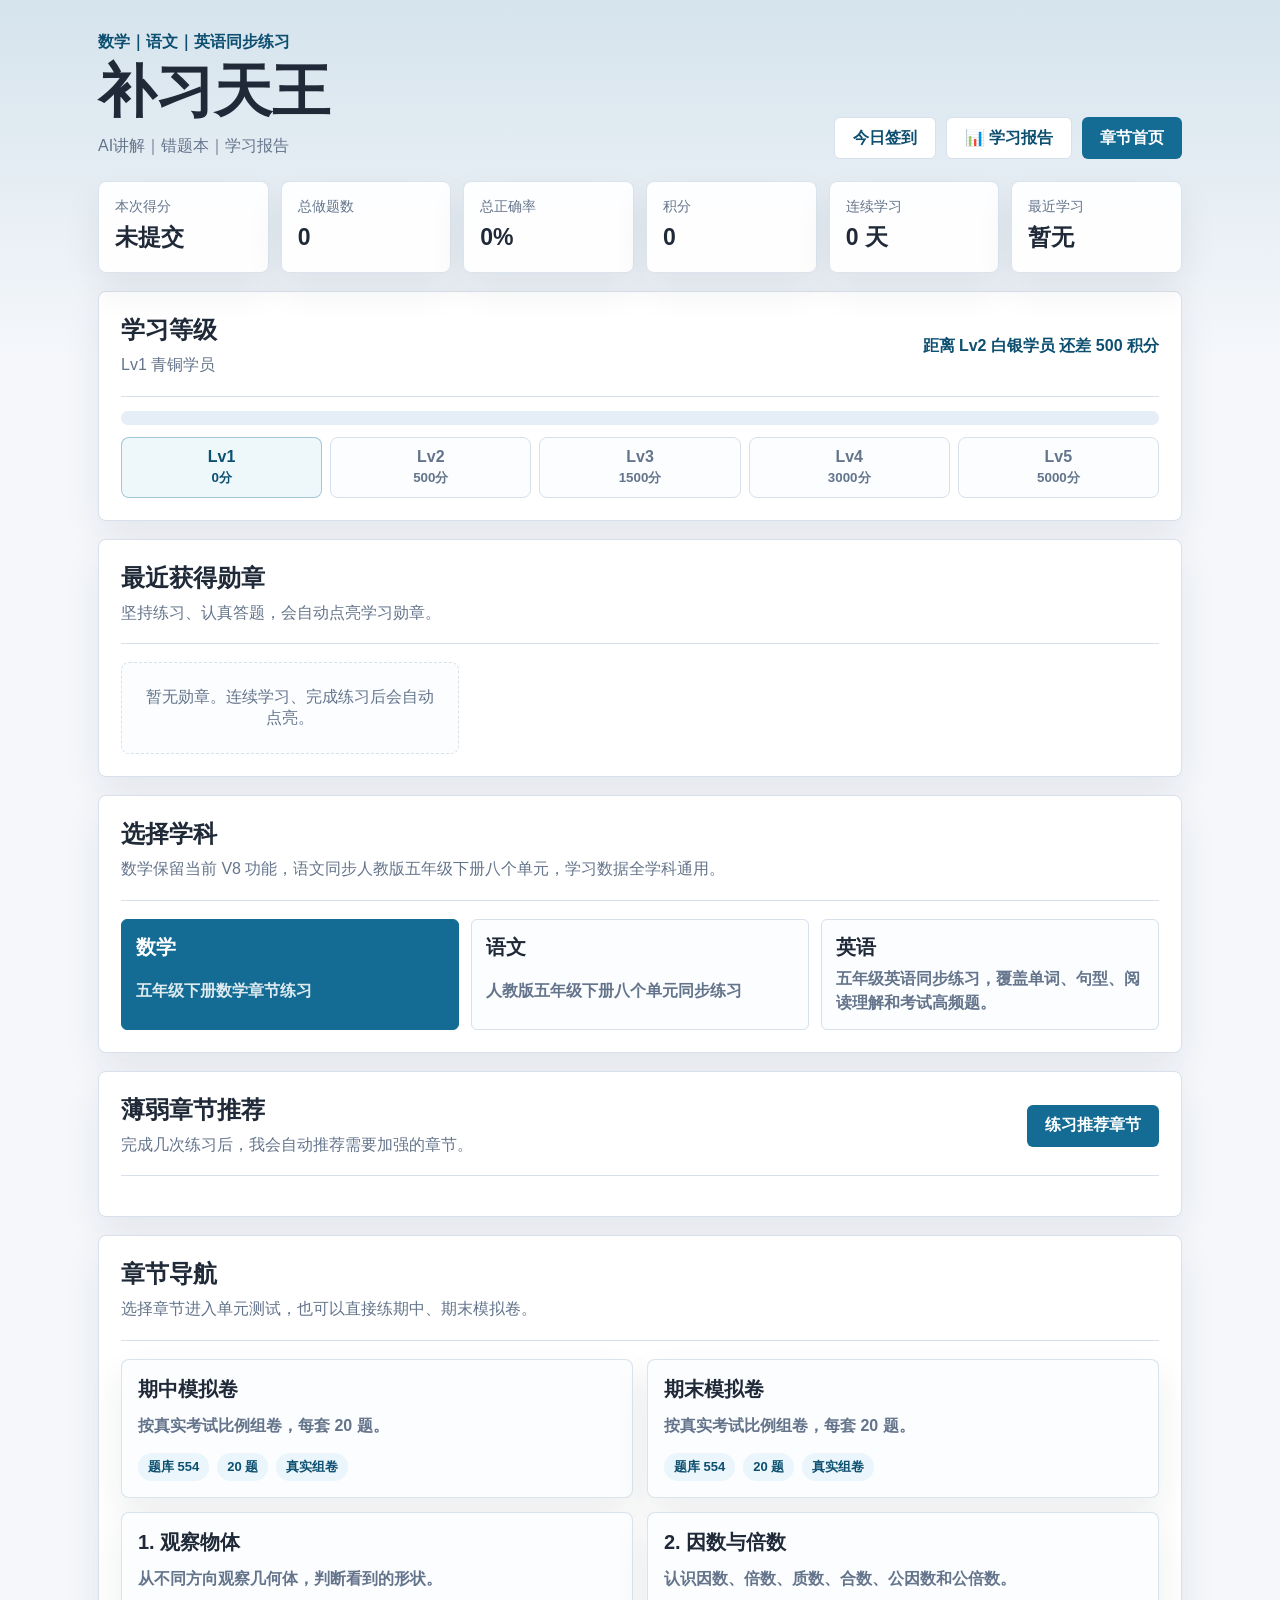
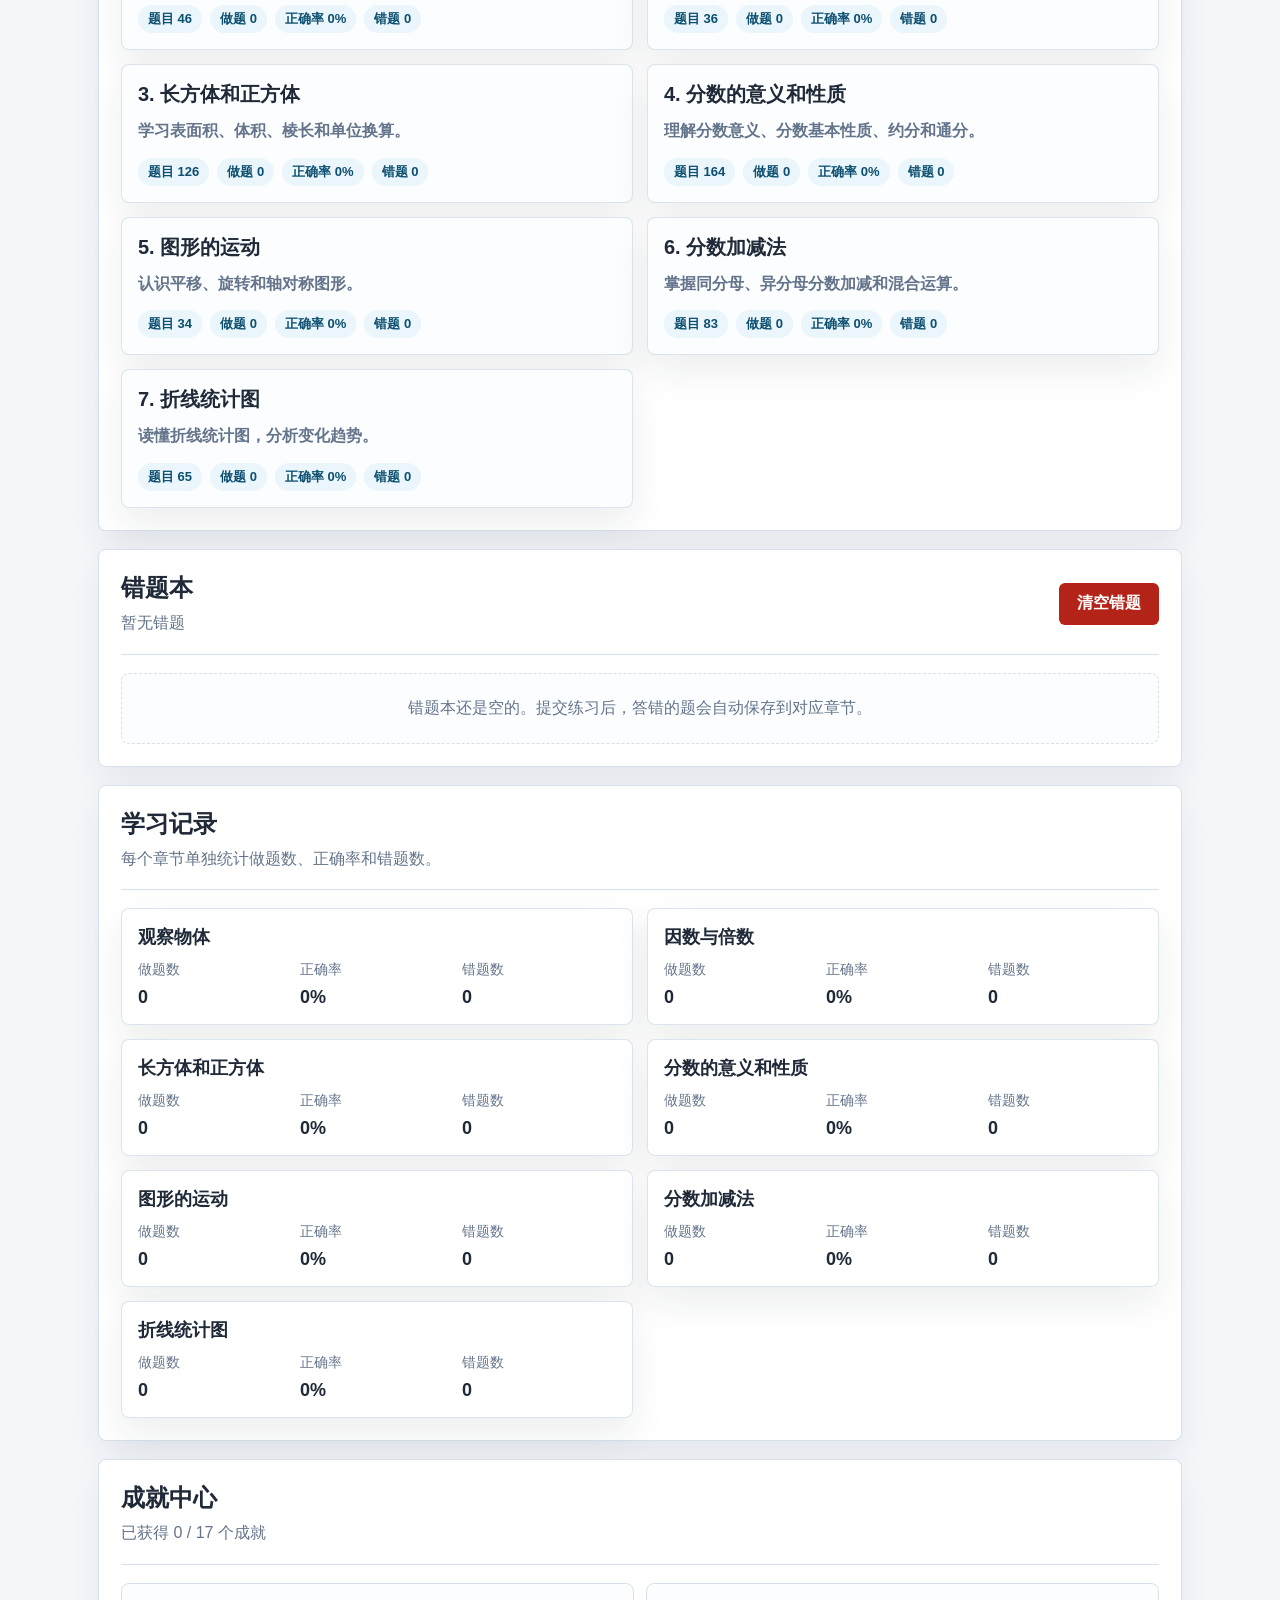
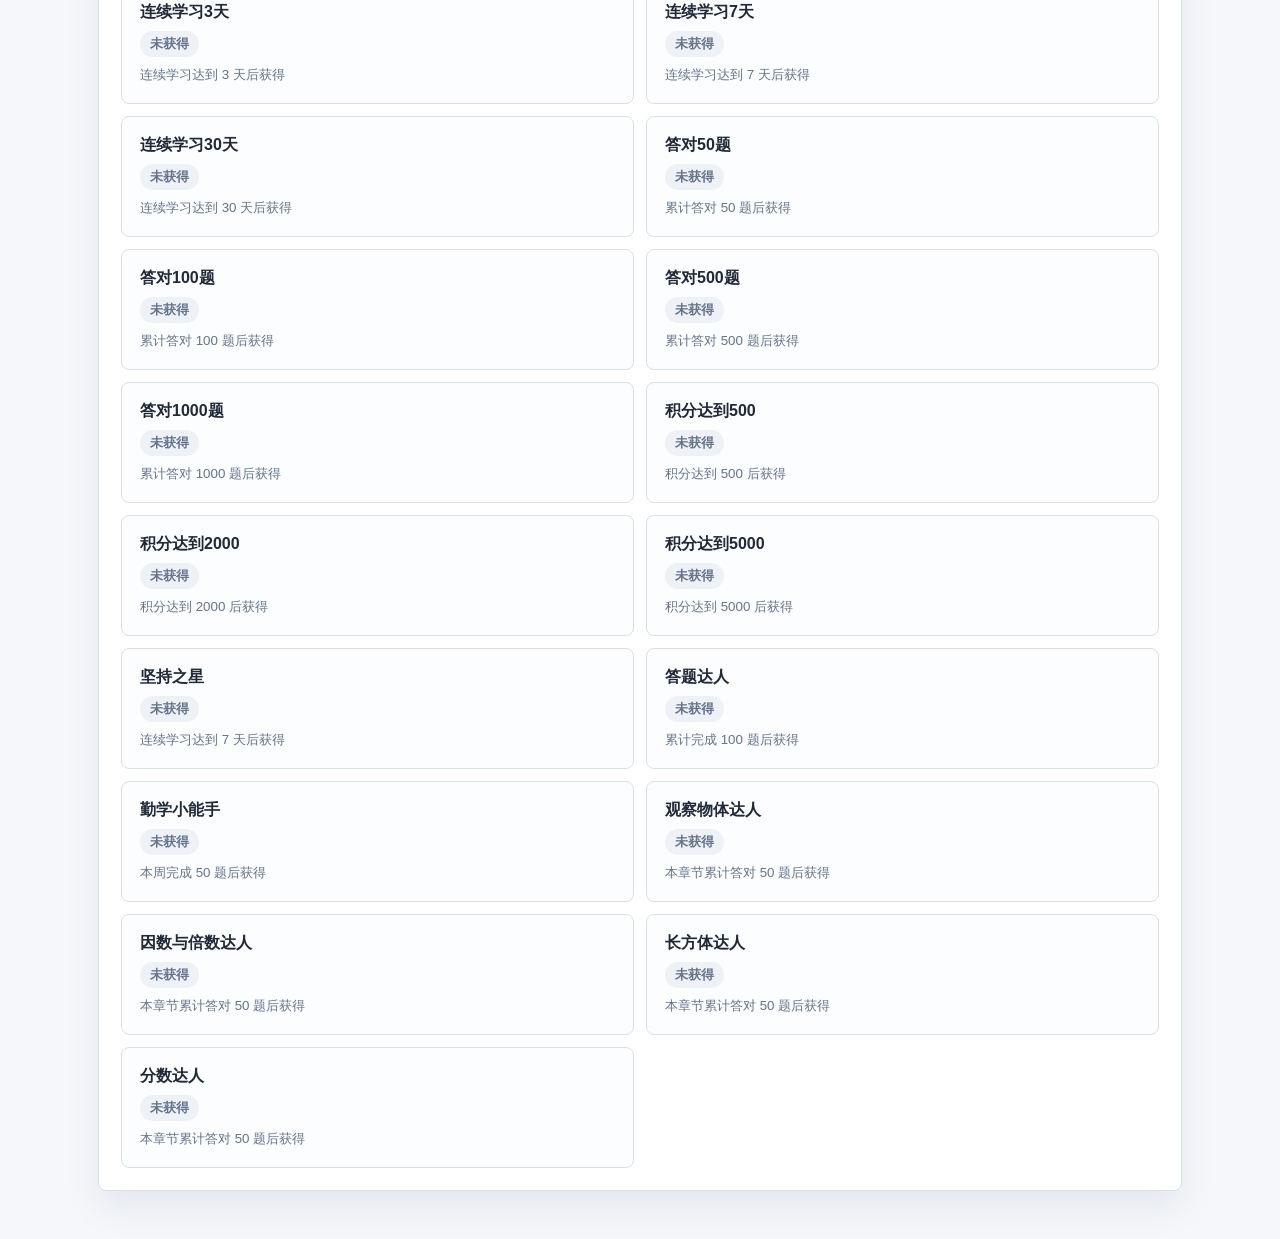
<file: index.html>
<!DOCTYPE html>
<html lang="zh-CN">
<head>
  <meta charset="UTF-8">
  <meta name="viewport" content="width=device-width, initial-scale=1.0">
  <title>补习天王 V16</title>
  <link rel="stylesheet" href="style.css">
</head>
<body>
  <main class="page">
    <header class="hero">
      <div>
        <p class="tag">数学｜语文｜英语同步练习</p>
        <h1>补习天王</h1>
        <p class="intro">AI讲解｜错题本｜学习报告</p>
      </div>
      <div class="hero-actions">
        <button id="signBtn" class="secondary-btn" type="button">今日签到</button>
        <button id="reportBtn" class="secondary-btn" type="button">📊 学习报告</button>
        <button id="homeBtn" type="button">章节首页</button>
      </div>
    </header>

    <section class="stats-grid" aria-label="签到积分">
      <article class="stat-card"><span>本次得分</span><strong id="scoreText">未提交</strong></article>
      <article class="stat-card"><span>总做题数</span><strong id="totalAnswered">0</strong></article>
      <article class="stat-card"><span>总正确率</span><strong id="accuracyRate">0%</strong></article>
      <article class="stat-card"><span>积分</span><strong id="pointsText">0</strong></article>
      <article class="stat-card"><span>连续学习</span><strong id="streakText">0 天</strong></article>
      <article class="stat-card"><span>最近学习</span><strong id="lastStudyTime">暂无</strong></article>
    </section>

    <section class="panel level-panel" aria-labelledby="levelTitle">
      <div class="panel-head">
        <div>
          <h2 id="levelTitle">学习等级</h2>
          <p id="levelName">Lv1 青铜学员</p>
        </div>
        <strong id="nextLevelText" class="level-next">距离下一等级还差 500 积分</strong>
      </div>
      <div class="level-progress" aria-label="升级进度">
        <span id="levelProgressBar"></span>
      </div>
      <div class="level-scale" id="levelScale"></div>
    </section>

    <section class="panel medal-panel" aria-labelledby="recentMedalTitle">
      <div class="panel-head">
        <div>
          <h2 id="recentMedalTitle">最近获得勋章</h2>
          <p>坚持练习、认真答题，会自动点亮学习勋章。</p>
        </div>
      </div>
      <div id="recentMedalList" class="recent-medal-list"></div>
    </section>

    <section class="panel" aria-labelledby="subjectTitle">
      <div class="panel-head">
        <div>
          <h2 id="subjectTitle">选择学科</h2>
          <p>数学保留当前 V8 功能，语文同步人教版五年级下册八个单元，学习数据全学科通用。</p>
        </div>
      </div>
      <div id="subjectTabs" class="subject-tabs"></div>
    </section>

    <section class="panel" aria-labelledby="recommendTitle">
      <div class="panel-head">
        <div>
          <h2 id="recommendTitle">薄弱章节推荐</h2>
          <p id="weakRecommendation">完成几次练习后，我会自动推荐需要加强的章节。</p>
        </div>
        <button id="weakPracticeBtn" type="button">练习推荐章节</button>
      </div>
    </section>

    <section id="chapterHome" class="panel" aria-labelledby="chapterHomeTitle">
      <div class="panel-head">
        <div>
          <h2 id="chapterHomeTitle">章节导航</h2>
          <p>选择章节进入单元测试，也可以直接练期中、期末模拟卷。</p>
        </div>
      </div>
      <div id="chapterGrid" class="chapter-grid"></div>
    </section>

    <section id="modulePanel" class="panel hidden" aria-labelledby="moduleTitle">
      <div class="panel-head">
        <div>
          <p id="moduleBreadcrumb" class="breadcrumb">语文单元</p>
          <h2 id="moduleTitle">单元专项</h2>
          <p>选择专项模块进入练习：生字词、课文理解、阅读理解、单元测试。</p>
        </div>
        <button id="moduleBackBtn" class="secondary-btn" type="button">返回单元</button>
      </div>
      <div id="moduleGrid" class="chapter-grid"></div>
    </section>

    <section id="quizPanel" class="panel hidden" aria-labelledby="quizTitle">
      <div class="panel-head">
        <div>
          <p id="chapterBreadcrumb" class="breadcrumb">章节题库</p>
          <h2 id="quizTitle">做题练习</h2>
          <p id="quizTip">每次随机显示 10 题，答对 1 题获得 10 积分。</p>
        </div>
        <div class="panel-actions">
          <button id="wrongOnlyBtn" class="secondary-btn" type="button">只练错题</button>
          <button id="newQuizBtn" class="secondary-btn" type="button">随机换题</button>
          <button id="submitBtn" type="button">提交判分</button>
        </div>
      </div>

      <div class="difficulty-tabs" aria-label="题型难度">
        <button class="difficulty-btn active" data-difficulty="基础题" type="button">基础题</button>
        <button class="difficulty-btn" data-difficulty="提高题" type="button">提高题</button>
        <button class="difficulty-btn" data-difficulty="易错题" type="button">易错题</button>
      </div>

      <form id="quizForm" class="question-list"></form>
      <div id="resultBox" class="result-box hidden"></div>
    </section>

    <section class="panel" aria-labelledby="wrongTitle">
      <div class="panel-head">
        <div>
          <h2 id="wrongTitle">错题本</h2>
          <p id="wrongCount">暂无错题</p>
        </div>
        <button id="clearWrongBtn" class="danger-btn" type="button">清空错题</button>
      </div>
      <div id="wrongBookList" class="wrong-list"></div>
    </section>

    <section class="panel" aria-labelledby="recordTitle">
      <div class="panel-head">
        <div>
          <h2 id="recordTitle">学习记录</h2>
          <p>每个章节单独统计做题数、正确率和错题数。</p>
        </div>
      </div>
      <div id="chapterRecordList" class="record-list"></div>
    </section>
    <section class="panel" aria-labelledby="achievementTitle">
      <div class="panel-head">
        <div>
          <h2 id="achievementTitle">成就中心</h2>
          <p id="achievementSummary">完成练习后会自动点亮成就。</p>
        </div>
      </div>
      <div id="achievementList" class="achievement-list"></div>
    </section>

    <section id="reportPage" class="panel report-page hidden" aria-labelledby="reportTitle">
      <div class="panel-head">
        <div>
          <h2 id="reportTitle">家长学习报告中心</h2>
          <p>查看孩子今日、本周、本月学习表现、章节掌握情况和成长趋势。</p>
        </div>
        <div class="panel-actions">
          <button id="backHomeFromReportBtn" class="secondary-btn" type="button">返回首页</button>
          <button id="exportPdfBtn" class="secondary-btn" type="button">导出 PDF</button>
          <button id="exportExcelBtn" type="button">导出 Excel</button>
        </div>
      </div>
      <div id="studyReport" class="report-grid"></div>
      <div id="chapterAnalysis" class="analysis-grid"></div>
      <div id="knowledgeTopList" class="knowledge-top"></div>
      <div id="trendCharts" class="trend-grid"></div>
      <div id="parentAdvice" class="parent-advice"></div>
    </section>
  </main>

  <script src="v5-bank.js"></script>
  <script src="script.js"></script>
</body>
</html>
</file>
<file: style.css>
:root {
  --bg: #f5f7fb;
  --card: #ffffff;
  --text: #1f2937;
  --muted: #64748b;
  --border: #d8e0ec;
  --primary: #146c94;
  --primary-dark: #0d4f70;
  --accent: #f59e0b;
  --good: #15803d;
  --bad: #b42318;
  --shadow: 0 16px 36px rgba(31, 41, 55, 0.08);
}

* { box-sizing: border-box; }

body {
  margin: 0;
  font-family: "Microsoft YaHei", "PingFang SC", Arial, sans-serif;
  color: var(--text);
  background: linear-gradient(180deg, rgba(20, 108, 148, 0.14), rgba(245, 247, 251, 0) 360px), var(--bg);
}

button, input, select, textarea { font: inherit; }
textarea { resize: vertical; }

button {
  min-height: 42px;
  padding: 0 18px;
  border: 0;
  border-radius: 6px;
  color: #fff;
  background: var(--primary);
  cursor: pointer;
  font-weight: 700;
}

button:hover { background: var(--primary-dark); }
button:disabled { cursor: not-allowed; opacity: 0.62; }

.link-button {
  display: inline-flex;
  align-items: center;
  min-height: 42px;
  padding: 0 18px;
  border-radius: 6px;
  color: #fff;
  background: var(--primary);
  text-decoration: none;
  font-weight: 700;
}

.link-button:hover { background: var(--primary-dark); }

.secondary-btn, .difficulty-btn {
  color: var(--primary-dark);
  background: #fff;
  border: 1px solid var(--border);
}

.secondary-btn:hover, .difficulty-btn:hover { background: #eef8fb; }
.danger-btn { background: var(--bad); }
.danger-btn:hover { background: #8f1d15; }

.page {
  width: min(1120px, 100%);
  margin: 0 auto;
  padding: 32px 18px 48px;
}

.hero {
  display: flex;
  align-items: flex-end;
  justify-content: space-between;
  gap: 20px;
  margin-bottom: 22px;
}

.tag, .breadcrumb {
  margin: 0 0 8px;
  color: var(--primary-dark);
  font-weight: 700;
}

h1, h2, h3, p { margin-top: 0; }
h1 { margin-bottom: 10px; font-size: clamp(34px, 7vw, 58px); line-height: 1.05; }
h2 { margin-bottom: 6px; font-size: 24px; }
.intro { max-width: 760px; margin-bottom: 0; color: var(--muted); line-height: 1.7; }

.hero-actions, .panel-actions, .form-actions {
  display: flex;
  flex-wrap: wrap;
  justify-content: flex-end;
  gap: 10px;
}

.stats-grid {
  display: grid;
  grid-template-columns: repeat(6, minmax(0, 1fr));
  gap: 12px;
  margin-bottom: 18px;
}

.stat-card, .chapter-card, .record-card, .manage-card {
  padding: 16px;
  border: 1px solid rgba(216, 224, 236, 0.9);
  border-radius: 8px;
  background: rgba(255, 255, 255, 0.92);
  box-shadow: var(--shadow);
}

.stat-card { min-height: 92px; }
.stat-card span, .record-card span { display: block; margin-bottom: 8px; color: var(--muted); font-size: 14px; }
.stat-card strong { font-size: 23px; line-height: 1.2; }

.level-panel .panel-head { margin-bottom: 14px; }
.level-next { color: var(--primary-dark); line-height: 1.5; }
.level-progress {
  height: 14px;
  overflow: hidden;
  border-radius: 999px;
  background: #e5edf6;
}
.level-progress span {
  display: block;
  width: 0;
  height: 100%;
  border-radius: inherit;
  background: linear-gradient(90deg, var(--primary), var(--accent));
  transition: width 0.3s ease;
}
.level-scale {
  display: grid;
  grid-template-columns: repeat(5, 1fr);
  gap: 8px;
  margin-top: 12px;
}
.level-scale span {
  display: grid;
  gap: 3px;
  padding: 10px;
  border: 1px solid var(--border);
  border-radius: 8px;
  color: var(--muted);
  background: #fbfdff;
  text-align: center;
  font-weight: 700;
}
.level-scale span.active {
  color: var(--primary-dark);
  border-color: rgba(20, 108, 148, 0.35);
  background: #eef8fb;
}
.level-scale small { font-weight: 600; }

.panel {
  margin-top: 18px;
  padding: 22px;
  border: 1px solid var(--border);
  border-radius: 8px;
  background: var(--card);
  box-shadow: var(--shadow);
}

.panel-head {
  display: flex;
  align-items: center;
  justify-content: space-between;
  gap: 14px;
  padding-bottom: 18px;
  margin-bottom: 18px;
  border-bottom: 1px solid var(--border);
}

.panel-head p { margin-bottom: 0; color: var(--muted); line-height: 1.6; }

.chapter-grid, .record-list {
  display: grid;
  grid-template-columns: repeat(2, minmax(0, 1fr));
  gap: 14px;
}

.subject-tabs {
  display: grid;
  grid-template-columns: repeat(3, minmax(0, 1fr));
  gap: 12px;
}

.subject-tab {
  display: grid;
  gap: 6px;
  min-height: 84px;
  padding: 14px;
  color: var(--text);
  text-align: left;
  border: 1px solid var(--border);
  background: #fbfdff;
}

.subject-tab strong {
  font-size: 20px;
}

.subject-tab span {
  color: var(--muted);
  line-height: 1.5;
  font-weight: 600;
}

.subject-tab.active {
  color: #fff;
  border-color: var(--primary);
  background: var(--primary);
}

.subject-tab.active span {
  color: rgba(255, 255, 255, 0.86);
}

.chapter-card {
  text-align: left;
  color: var(--text);
  background: #fbfdff;
}

.chapter-card:hover { background: #eef8fb; }
.chapter-card.low-accuracy,
.record-card.low-accuracy {
  border-color: rgba(180, 35, 24, 0.46);
  background: #fff7f7;
}

.chapter-card.low-accuracy .pill,
.record-card.low-accuracy strong {
  color: var(--bad);
}
.chapter-card h3 { margin-bottom: 10px; font-size: 20px; }
.chapter-card p { margin-bottom: 14px; color: var(--muted); line-height: 1.6; }

.chapter-mini-stats, .difficulty-tabs {
  display: flex;
  flex-wrap: wrap;
  gap: 8px;
}

.difficulty-tabs { margin-bottom: 16px; }
.difficulty-btn.active { color: #fff; background: var(--primary); border-color: var(--primary); }

.pill, .topic {
  display: inline-flex;
  align-items: center;
  min-height: 28px;
  padding: 4px 10px;
  border-radius: 999px;
  color: var(--primary-dark);
  background: #eaf6fb;
  font-size: 13px;
  font-weight: 700;
}

.question-list, .wrong-list, .manage-list, .wrong-group, .achievement-list, .report-grid, .analysis-grid, .trend-grid, .recent-medal-list { display: grid; gap: 12px; }
.achievement-list { grid-template-columns: repeat(2, minmax(0, 1fr)); }
.report-grid { grid-template-columns: repeat(4, minmax(0, 1fr)); }
.analysis-grid { grid-template-columns: repeat(2, minmax(0, 1fr)); margin-top: 12px; }
.trend-grid { grid-template-columns: repeat(3, minmax(0, 1fr)); margin-top: 12px; }
.recent-medal-list { grid-template-columns: repeat(3, minmax(0, 1fr)); }

.question-card, .wrong-card, .achievement-card, .report-card, .advice-card, .analysis-card, .knowledge-card, .trend-card, .medal-card {
  padding: 18px;
  border: 1px solid var(--border);
  border-radius: 8px;
  background: #fbfdff;
}

.achievement-card {
  display: grid;
  gap: 8px;
}
.achievement-card span {
  width: fit-content;
  padding: 4px 10px;
  border-radius: 999px;
  color: var(--muted);
  background: #eef2f7;
  font-size: 13px;
  font-weight: 700;
}
.achievement-card small { color: var(--muted); line-height: 1.5; }
.achievement-card.earned {
  border-color: rgba(21, 128, 61, 0.35);
  background: #f0fdf4;
}
.achievement-card.earned span {
  color: var(--good);
  background: #dcfce7;
}
.medal-card {
  display: grid;
  gap: 8px;
  border-color: rgba(245, 158, 11, 0.42);
  background: #fffbeb;
}
.medal-card strong { color: #92400e; font-size: 18px; }
.medal-card span { color: var(--text); line-height: 1.5; }
.medal-card small { color: var(--muted); line-height: 1.5; }
.report-card h3, .advice-card h3 { margin-bottom: 12px; font-size: 18px; }
.analysis-card h3, .knowledge-card h3, .trend-card h3 { margin-bottom: 10px; font-size: 18px; }
.analysis-card strong { display: block; margin-bottom: 8px; font-size: 20px; color: var(--primary-dark); }
.analysis-card.weak strong { color: var(--bad); }
.analysis-card p, .knowledge-card p { margin-bottom: 0; color: var(--muted); line-height: 1.65; }
.report-line {
  display: flex;
  justify-content: space-between;
  gap: 12px;
  padding: 8px 0;
  border-bottom: 1px solid rgba(216, 224, 236, 0.7);
}
.report-line:last-child { border-bottom: 0; }
.report-line span { color: var(--muted); }
.parent-advice { margin-top: 12px; }
.advice-card p { margin-bottom: 10px; line-height: 1.75; }
.advice-card ul { margin: 8px 0 12px; padding-left: 22px; line-height: 1.8; }
.knowledge-top { margin-top: 12px; }
.knowledge-card ol { margin: 0; padding-left: 22px; }
.knowledge-card li {
  display: flex;
  justify-content: space-between;
  gap: 14px;
  padding: 8px 0;
  border-bottom: 1px solid rgba(216, 224, 236, 0.7);
}
.knowledge-card li:last-child { border-bottom: 0; }
.line-chart {
  width: 100%;
  min-height: 130px;
}
.line-chart line {
  stroke: #d8e0ec;
  stroke-width: 1.5;
}
.line-chart polyline {
  fill: none;
  stroke: var(--primary);
  stroke-width: 3;
  stroke-linecap: round;
  stroke-linejoin: round;
}
.line-chart circle {
  fill: var(--accent);
  stroke: #fff;
  stroke-width: 2;
}

.question-title, .wrong-title { margin: 10px 0 14px; font-size: 18px; line-height: 1.6; }
.options { display: grid; grid-template-columns: repeat(2, minmax(0, 1fr)); gap: 10px; }
.option {
  display: flex;
  gap: 10px;
  align-items: flex-start;
  min-height: 48px;
  padding: 12px;
  border: 1px solid var(--border);
  border-radius: 8px;
  background: #fff;
  cursor: pointer;
}
.option input { margin-top: 3px; }
.question-card.correct { border-color: rgba(21, 128, 61, 0.42); background: #f0fdf4; }
.question-card.wrong { border-color: rgba(180, 35, 24, 0.36); background: #fff7f7; }

.question-actions {
  display: flex;
  flex-wrap: wrap;
  justify-content: center;
  gap: 10px;
  margin-top: 12px;
}

.question-actions button {
  min-height: 40px;
  padding: 9px 18px;
}

.analysis {
  display: none;
  margin-top: 14px;
  padding: 12px;
  border-left: 4px solid var(--accent);
  border-radius: 6px;
  background: #fffbeb;
  line-height: 1.7;
}
.analysis.show { display: block; }
.ai-teacher h4 {
  margin: 0 0 10px;
  font-size: 18px;
}
.ai-teacher p {
  margin: 8px 0 0;
}
.answer-mark { margin-top: 12px; font-weight: 700; line-height: 1.6; }
.answer-mark.good { color: var(--good); }
.answer-mark.bad { color: var(--bad); }

.result-box {
  margin-top: 18px;
  padding: 16px;
  border: 1px solid rgba(20, 108, 148, 0.28);
  border-radius: 8px;
  background: #eef8fb;
  color: var(--primary-dark);
  font-weight: 700;
  line-height: 1.7;
}

.record-card h3, .wrong-group-title { margin-bottom: 12px; font-size: 18px; }
.wrong-subject {
  display: grid;
  gap: 12px;
}
.wrong-subject > h3 {
  margin: 6px 0 0;
  color: var(--primary-dark);
  font-size: 20px;
}
.record-line { display: grid; grid-template-columns: repeat(3, 1fr); gap: 8px; }
.record-line strong { display: block; font-size: 18px; }
.wrong-card p { margin-bottom: 8px; line-height: 1.7; }
.wrong-card .practice-wrong { margin-top: 8px; }

.teacher-modal {
  position: fixed;
  inset: 0;
  z-index: 50;
  display: none;
  align-items: center;
  justify-content: center;
  padding: 18px;
}

.teacher-modal.show { display: flex; }

.teacher-modal-backdrop {
  position: absolute;
  inset: 0;
  background: rgba(15, 23, 42, 0.52);
}

.teacher-modal-panel {
  position: relative;
  width: min(760px, 100%);
  max-height: min(86vh, 720px);
  overflow: auto;
  border-radius: 8px;
  background: #fff;
  box-shadow: 0 24px 70px rgba(15, 23, 42, 0.28);
}

.teacher-modal-head {
  position: sticky;
  top: 0;
  z-index: 1;
  display: flex;
  align-items: center;
  justify-content: space-between;
  gap: 12px;
  padding: 16px 18px;
  border-bottom: 1px solid var(--border);
  background: #fff;
}

.teacher-modal-title {
  margin: 0;
  font-size: 20px;
}

.teacher-modal-close {
  width: 40px;
  height: 40px;
  padding: 0;
  border-radius: 50%;
  font-size: 24px;
  line-height: 1;
}

.teacher-modal-body {
  display: grid;
  gap: 12px;
  padding: 18px;
}

.teacher-question,
.teacher-step {
  padding: 14px;
  border: 1px solid var(--border);
  border-radius: 8px;
  background: #fbfdff;
}

.teacher-question h3 {
  margin: 10px 0;
  line-height: 1.6;
}

.teacher-step strong {
  color: var(--primary-dark);
}

.teacher-step p {
  margin-top: 8px;
  line-height: 1.75;
}

.teacher-step.hint-only p {
  font-size: 17px;
  line-height: 1.8;
}

.question-editor, .manager-filters {
  display: grid;
  grid-template-columns: repeat(2, minmax(0, 1fr));
  gap: 14px;
}

.question-editor label, .manager-filters label, .import-row label {
  display: grid;
  gap: 7px;
  color: var(--muted);
  font-weight: 700;
}

.question-editor input, .question-editor select, .question-editor textarea,
.manager-filters select, .import-row input {
  width: 100%;
  min-height: 42px;
  padding: 9px 11px;
  border: 1px solid var(--border);
  border-radius: 6px;
  background: #fff;
  color: var(--text);
}

.wide { grid-column: 1 / -1; }
.import-row { margin: 16px 0; display: grid; gap: 8px; }
.import-row p { margin-bottom: 0; color: var(--muted); line-height: 1.6; }
.manager-filters { margin-bottom: 14px; }

.manage-card h3 { margin-bottom: 8px; font-size: 17px; line-height: 1.5; }
.manage-meta { display: flex; flex-wrap: wrap; gap: 8px; margin-bottom: 10px; }
.manage-actions { display: flex; flex-wrap: wrap; gap: 8px; margin-top: 12px; }

.empty-state {
  padding: 24px;
  text-align: center;
  color: var(--muted);
  border: 1px dashed var(--border);
  border-radius: 8px;
  background: #fbfdff;
}

.hidden { display: none; }

@media (max-width: 920px) {
  .stats-grid { grid-template-columns: repeat(3, minmax(0, 1fr)); }
}

@media (max-width: 720px) {
  .page { padding: 24px 12px 36px; }
  .hero, .panel-head { display: grid; align-items: stretch; }
  .hero-actions, .panel-actions, .form-actions { justify-content: stretch; }
  .hero-actions button, .panel-actions button, .panel-head button, .form-actions button { width: 100%; }
  .stats-grid, .chapter-grid, .record-list, .subject-tabs, .question-editor, .manager-filters, .achievement-list, .report-grid, .analysis-grid, .trend-grid, .recent-medal-list, .level-scale { grid-template-columns: 1fr; }
  .panel { padding: 16px; }
  .options { grid-template-columns: 1fr; }
  .question-actions { display: flex; justify-content: center; }
  .question-actions button { width: auto; }
  .teacher-modal { padding: 10px; align-items: flex-end; }
  .teacher-modal-panel { max-height: 92vh; }
  .record-line { grid-template-columns: 1fr; }
}

@media print {
  body { background: #fff; }
  .hero,
  .stats-grid,
  .level-panel,
  .medal-panel,
  #chapterHome,
  #quizPanel,
  [aria-labelledby="subjectTitle"],
  [aria-labelledby="recommendTitle"],
  [aria-labelledby="wrongTitle"],
  [aria-labelledby="recordTitle"],
  [aria-labelledby="achievementTitle"],
  .report-page .panel-actions {
    display: none !important;
  }
  .page { width: 100%; padding: 0; }
  .report-page {
    display: block !important;
    margin: 0;
    border: 0;
    box-shadow: none;
  }
  .report-grid, .analysis-grid, .trend-grid {
    grid-template-columns: repeat(2, minmax(0, 1fr));
  }
}
</file>
